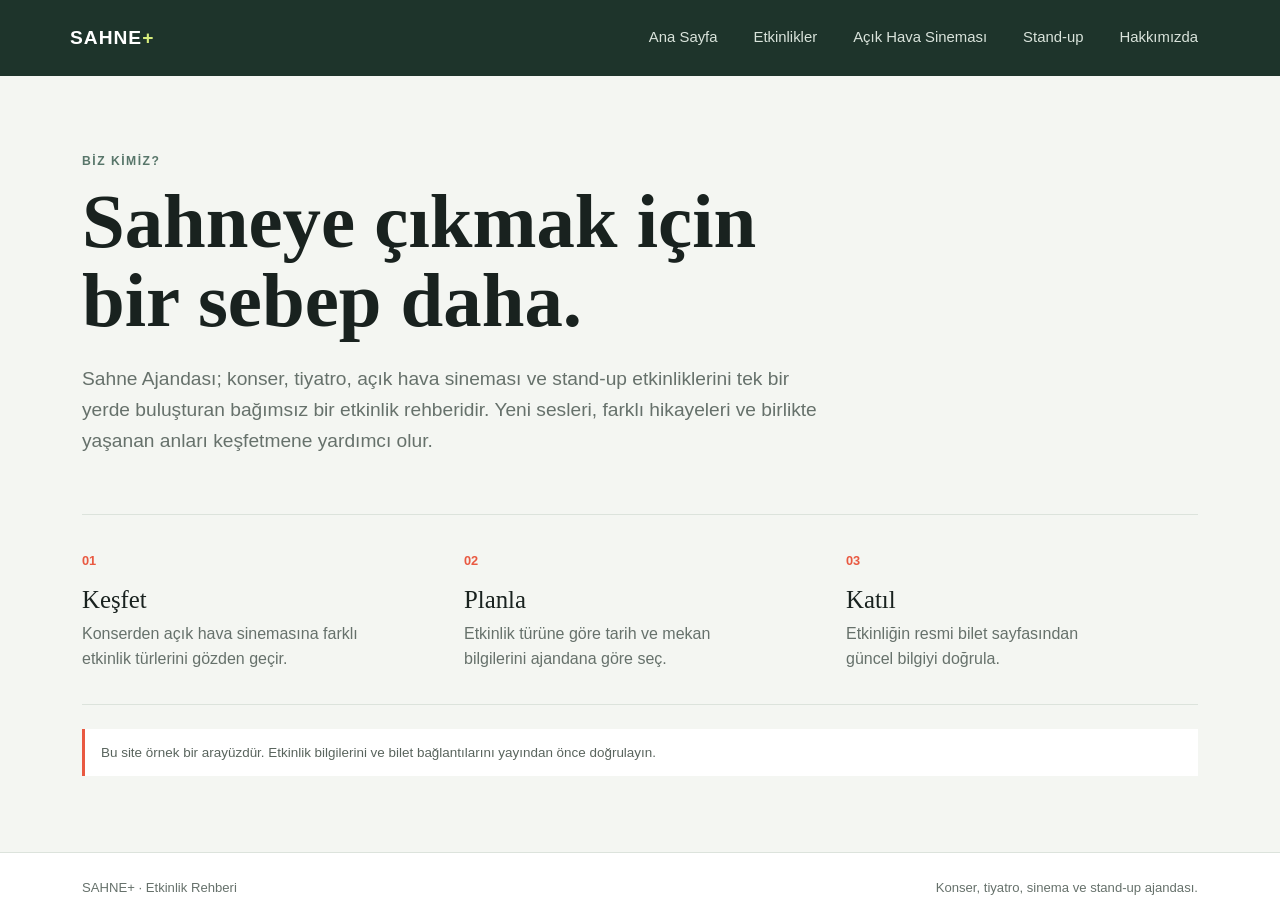
<file: kampus/hakkimizda.html>
<!doctype html>
<html lang="tr">
<head>
  <meta charset="UTF-8">
  <meta name="viewport" content="width=device-width, initial-scale=1.0">
  <meta name="description" content="Sahne Ajandası; konser, tiyatro, açık hava sineması ve stand-up etkinliklerini bir araya getirir.">
  <title>Hakkımızda | Sahne Ajandası</title>
  <link href="https://cdn.jsdelivr.net/npm/bootstrap@5.3.3/dist/css/bootstrap.min.css" rel="stylesheet">
  <link rel="stylesheet" href="style.css">
</head>
<body>
<header class="site-header">
  <nav class="navbar navbar-expand-md navbar-dark container" aria-label="Ana menü">
    <a class="navbar-brand brand" href="index.html">SAHNE<span>+</span></a>
    <button class="navbar-toggler" type="button" aria-controls="mainNavigation" aria-expanded="false" aria-label="Menüyü aç">
      <span class="navbar-toggler-icon"></span>
    </button>
    <div class="collapse navbar-collapse" id="mainNavigation">
      <div class="navbar-nav ms-auto">
        <a class="nav-link" href="index.html">Ana Sayfa</a>
        <a class="nav-link" href="etkinlikler.html">Etkinlikler</a>
        <a class="nav-link" href="acik-hava-sinemasi.html">Açık Hava Sineması</a>
        <a class="nav-link" href="stand-up.html">Stand-up</a>
        <a class="nav-link" href="hakkimizda.html">Hakkımızda</a>
      </div>
    </div>
  </nav>
</header>
<main class="container section-space about-page">
  <p class="eyebrow">BİZ KİMİZ?</p>
  <h1>Sahneye çıkmak için<br>bir sebep daha.</h1>
  <p class="page-intro">Sahne Ajandası; konser, tiyatro, açık hava sineması ve stand-up etkinliklerini tek bir yerde buluşturan bağımsız bir etkinlik rehberidir. Yeni sesleri, farklı hikayeleri ve birlikte yaşanan anları keşfetmene yardımcı olur.</p>
  <section class="about-band" aria-label="Rehber yaklaşımı">
    <div><span class="about-number">01</span><h2>Keşfet</h2><p>Konserden açık hava sinemasına farklı etkinlik türlerini gözden geçir.</p></div>
    <div><span class="about-number">02</span><h2>Planla</h2><p>Etkinlik türüne göre tarih ve mekan bilgilerini ajandana göre seç.</p></div>
    <div><span class="about-number">03</span><h2>Katıl</h2><p>Etkinliğin resmi bilet sayfasından güncel bilgiyi doğrula.</p></div>
  </section>
  <p class="demo-note">Bu site örnek bir arayüzdür. Etkinlik bilgilerini ve bilet bağlantılarını yayından önce doğrulayın.</p>
</main>
<footer class="site-footer"><div class="container d-flex flex-column flex-sm-row justify-content-between gap-2"><span>SAHNE+ · Etkinlik Rehberi</span><span>Konser, tiyatro, sinema ve stand-up ajandası.</span></div></footer>
<script src="script.js" defer></script>
</body>
</html>
</file>
<file: kampus/style.css>
:root {
	--ink: #19221f;
	--forest: #1e342b;
	--paper: #f4f6f2;
	--muted: #66716b;
	--line: #dce3dc;
	--coral: #e95941;
	--lime: #d7ed7c;
}

* { box-sizing: border-box; }
html { scroll-behavior: smooth; }
body { margin: 0; color: var(--ink); background: var(--paper); font-family: "Trebuchet MS", "Segoe UI", sans-serif; line-height: 1.6; }
a { color: inherit; }
a:focus-visible, button:focus-visible { outline: 3px solid var(--lime); outline-offset: 4px; }
.site-header { position: relative; z-index: 2; background: var(--forest); }
.site-header .navbar { min-height: 76px; }
.brand { color: #fff !important; font-size: 1.2rem; font-weight: 900; letter-spacing: 1px; }
.brand span { color: var(--lime); }
.navbar-nav { gap: 12px; }
.navbar .nav-link { color: #d9e3db; font-size: .93rem; padding-inline: 12px !important; }
.navbar .nav-link:hover, .navbar .nav-link.active { color: #fff; }
.navbar .nav-link.active { text-decoration: underline; text-decoration-color: var(--lime); text-decoration-thickness: 2px; text-underline-offset: 8px; }
.hero { position: relative; display: flex; align-items: center; min-height: 590px; overflow: hidden; color: #fff; background: #202d27; }
.hero::after { position: absolute; inset: 0; background: #101814a8; content: ""; }
.hero-image { position: absolute; inset: 0; width: 100%; height: 100%; object-fit: cover; object-position: center 58%; }
.hero-content { position: relative; z-index: 1; padding-top: 74px; padding-bottom: 84px; animation: arrive .65s ease-out both; }
.eyebrow { margin-bottom: 12px; color: #58766a; font-size: .76rem; font-weight: 800; letter-spacing: 1.5px; }
.hero .eyebrow { color: var(--lime); }
.hero h1, .about-page h1 { max-width: 780px; margin: 0 0 20px; font-family: Georgia, "Times New Roman", serif; font-size: clamp(2.7rem, 6vw, 5.2rem); font-weight: 700; line-height: 1.02; }
.hero-copy { max-width: 540px; margin-bottom: 27px; color: #e4e9e5; font-size: 1.13rem; }
.btn-accent { padding: 12px 18px; border: 0; border-radius: 3px; color: var(--ink); background: var(--lime); font-weight: 800; }
.btn-accent:hover { color: var(--ink); background: #e4f59d; }
.btn-accent span, .btn-ticket span { margin-left: 8px; }
.hero-caption { position: absolute; right: max(calc((100vw - 1320px) / 2), 24px); bottom: 22px; z-index: 1; color: #e4e9e5; font-size: .8rem; }
.section-space { padding-top: 76px; padding-bottom: 76px; }
.section-heading { display: flex; align-items: end; justify-content: space-between; gap: 24px; margin-bottom: 28px; }
.section-heading h2 { margin: 0; font-family: Georgia, "Times New Roman", serif; font-size: clamp(1.9rem, 3vw, 2.6rem); }
.text-link { flex: 0 0 auto; padding-bottom: 5px; color: var(--ink); font-size: .9rem; font-weight: 800; text-decoration-color: var(--coral); text-decoration-thickness: 2px; text-underline-offset: 5px; }
.search-section { padding-top: 54px; }
.search-heading { margin-bottom: 20px; }
.search-heading h2 { margin: 0 0 6px; font-family: Georgia, "Times New Roman", serif; font-size: clamp(1.9rem, 3vw, 2.6rem); }
.search-heading > p:last-child { margin: 0; color: var(--muted); }
.event-search-input { max-width: 720px; min-height: 52px; margin-bottom: 8px; border-color: var(--line); border-radius: 3px; font: inherit; }
.event-search-input:focus { border-color: var(--forest); box-shadow: 0 0 0 3px #1e342b20; }
.search-status { margin: 0 0 14px; color: var(--muted); font-size: .82rem; }
.search-result[hidden] { display: none !important; }
.search-category { display: flex; height: 100%; flex-direction: column; padding: 20px; border: 1px solid var(--line); border-radius: 4px; color: var(--ink); background: #fff; text-decoration: none; transition: transform .2s ease, box-shadow .2s ease; }
.search-category:hover { transform: translateY(-3px); box-shadow: 0 10px 24px #15231a12; }
.search-category-type { color: #58766a; font-size: .68rem; font-weight: 800; letter-spacing: 1px; }
.search-category-title { margin: 8px 0 4px; font-family: Georgia, "Times New Roman", serif; font-size: 1.25rem; font-weight: 700; }
.search-category-copy { color: var(--muted); font-size: .9rem; }
.search-category-link { margin-top: 16px; color: var(--forest); font-size: .85rem; font-weight: 800; }
.search-empty { margin: 0; padding: 18px; border: 1px solid var(--line); color: var(--muted); background: #fff; }
.event-card { overflow: hidden; border: 1px solid var(--line); border-radius: 4px; background: #fff; box-shadow: 0 3px 14px #15231a0b; transition: transform .2s ease, box-shadow .2s ease; }
.event-card:hover { transform: translateY(-4px); box-shadow: 0 12px 28px #15231a16; }
.event-image { width: 100%; aspect-ratio: 16 / 10; object-fit: cover; }
.image-credit { margin: 0; padding: 5px 12px; color: var(--muted); background: #fff; font-size: .68rem; }
.image-credit a { text-decoration-color: var(--line); text-underline-offset: 2px; }
.event-card .card-body { display: flex; flex-direction: column; align-items: flex-start; padding: 20px; }
.event-meta { display: flex; flex-wrap: wrap; align-items: center; gap: 9px; margin-bottom: 13px; color: var(--muted); font-size: .78rem; font-weight: 700; }
.event-type { padding: 4px 8px; border-radius: 2px; font-size: .68rem; letter-spacing: .6px; }
.event-type.concert { color: #982c24; background: #ffebe6; }
.event-type.theatre { color: #36531b; background: #eef4d8; }
.event-card .card-title { margin-bottom: 9px; font-family: Georgia, "Times New Roman", serif; font-size: 1.42rem; font-weight: 700; }
.event-card .card-text { margin-bottom: 13px; color: #59645d; font-size: .93rem; }
.event-place { margin-top: auto; margin-bottom: 15px; color: var(--muted); font-size: .8rem; }
.btn-ticket { width: 100%; padding: 10px 14px; border: 1px solid var(--forest); border-radius: 3px; color: #fff; background: var(--forest); font-size: .88rem; font-weight: 700; text-align: center; }
.btn-ticket:hover { border-color: var(--coral); color: #fff; background: var(--coral); }
.demo-note { margin: 24px 0 0; padding: 13px 16px; border-left: 3px solid var(--coral); color: #59645d; background: #fff; font-size: .84rem; }
.listing-heading { max-width: 760px; margin-bottom: 34px; }
.listing-heading h1 { margin: 0 0 12px; font-family: Georgia, "Times New Roman", serif; font-size: clamp(2.6rem, 5vw, 4.4rem); line-height: 1.05; }
.page-intro { max-width: 680px; margin: 0; color: var(--muted); font-size: 1.1rem; }
.about-page { min-height: calc(100vh - 150px); }
.about-page h1 { margin-bottom: 24px; }
.about-page > .page-intro { max-width: 740px; font-size: 1.2rem; }
.about-band { display: grid; grid-template-columns: repeat(3, 1fr); gap: 30px; margin-top: 58px; padding: 32px 0; border-top: 1px solid var(--line); border-bottom: 1px solid var(--line); }
.about-band h2 { margin: 12px 0 6px; font-family: Georgia, "Times New Roman", serif; font-size: 1.55rem; }
.about-band p { max-width: 280px; margin: 0; color: var(--muted); }
.about-number { color: var(--coral); font-size: .8rem; font-weight: 900; }
.site-footer { padding: 24px 0; border-top: 1px solid var(--line); color: var(--muted); background: #fff; font-size: .82rem; }

@keyframes arrive { from { opacity: 0; transform: translateY(12px); } to { opacity: 1; transform: translateY(0); } }

@media (max-width: 767.98px) {
	.site-header .navbar { min-height: 68px; }
	.navbar-nav { gap: 0; padding: 12px 0 15px; }
	.navbar .nav-link { padding: 8px 0 !important; }
	.hero { min-height: 530px; }
	.hero-content { padding-top: 56px; padding-bottom: 78px; }
	.hero-caption { right: 20px; bottom: 17px; }
	.section-space { padding-top: 54px; padding-bottom: 54px; }
	.section-heading { align-items: flex-start; flex-direction: column; gap: 12px; }
	.about-band { grid-template-columns: 1fr; gap: 24px; margin-top: 38px; }
}

@media (max-width: 575.98px) {
	.hero { min-height: 480px; }
	.hero h1, .about-page h1 { font-size: clamp(2.35rem, 10.5vw, 3.25rem); }
	.hero-copy { font-size: 1rem; }
	.hero-caption { right: 20px; left: 20px; font-size: .72rem; text-align: right; }
	.section-space { padding-top: 44px; padding-bottom: 44px; }
	.search-section { padding-top: 40px; }
	.search-category { padding: 17px; }
	.listing-heading { margin-bottom: 26px; }
	.listing-heading h1 { font-size: clamp(2.25rem, 10vw, 3.5rem); }
	.page-intro { font-size: 1rem; }
	.about-page > .page-intro { font-size: 1.05rem; }
	.about-band { gap: 20px; }
	.event-card .card-body { padding: 17px; }
	.site-footer { font-size: .76rem; }
}

@media (prefers-reduced-motion: reduce) {
	*, *::before, *::after { scroll-behavior: auto !important; animation-duration: .01ms !important; animation-iteration-count: 1 !important; transition-duration: .01ms !important; }
}
</file>
